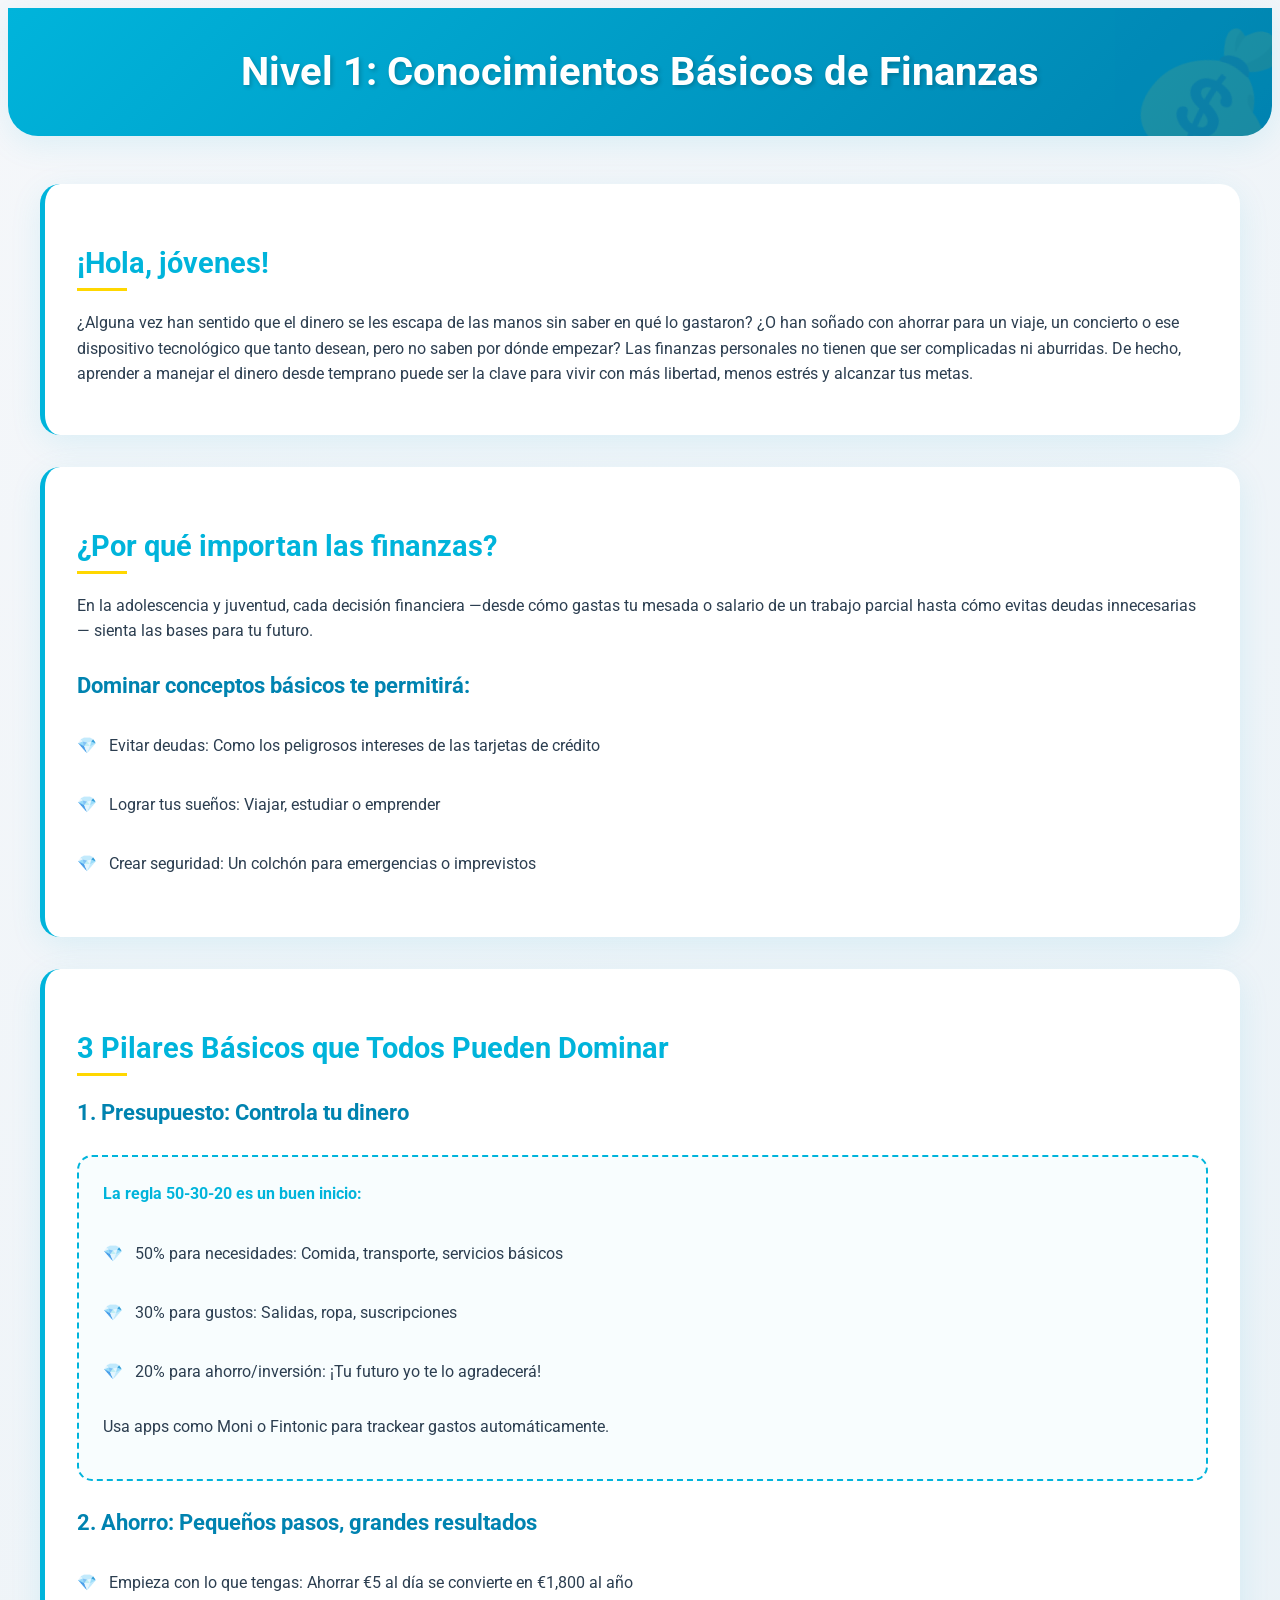
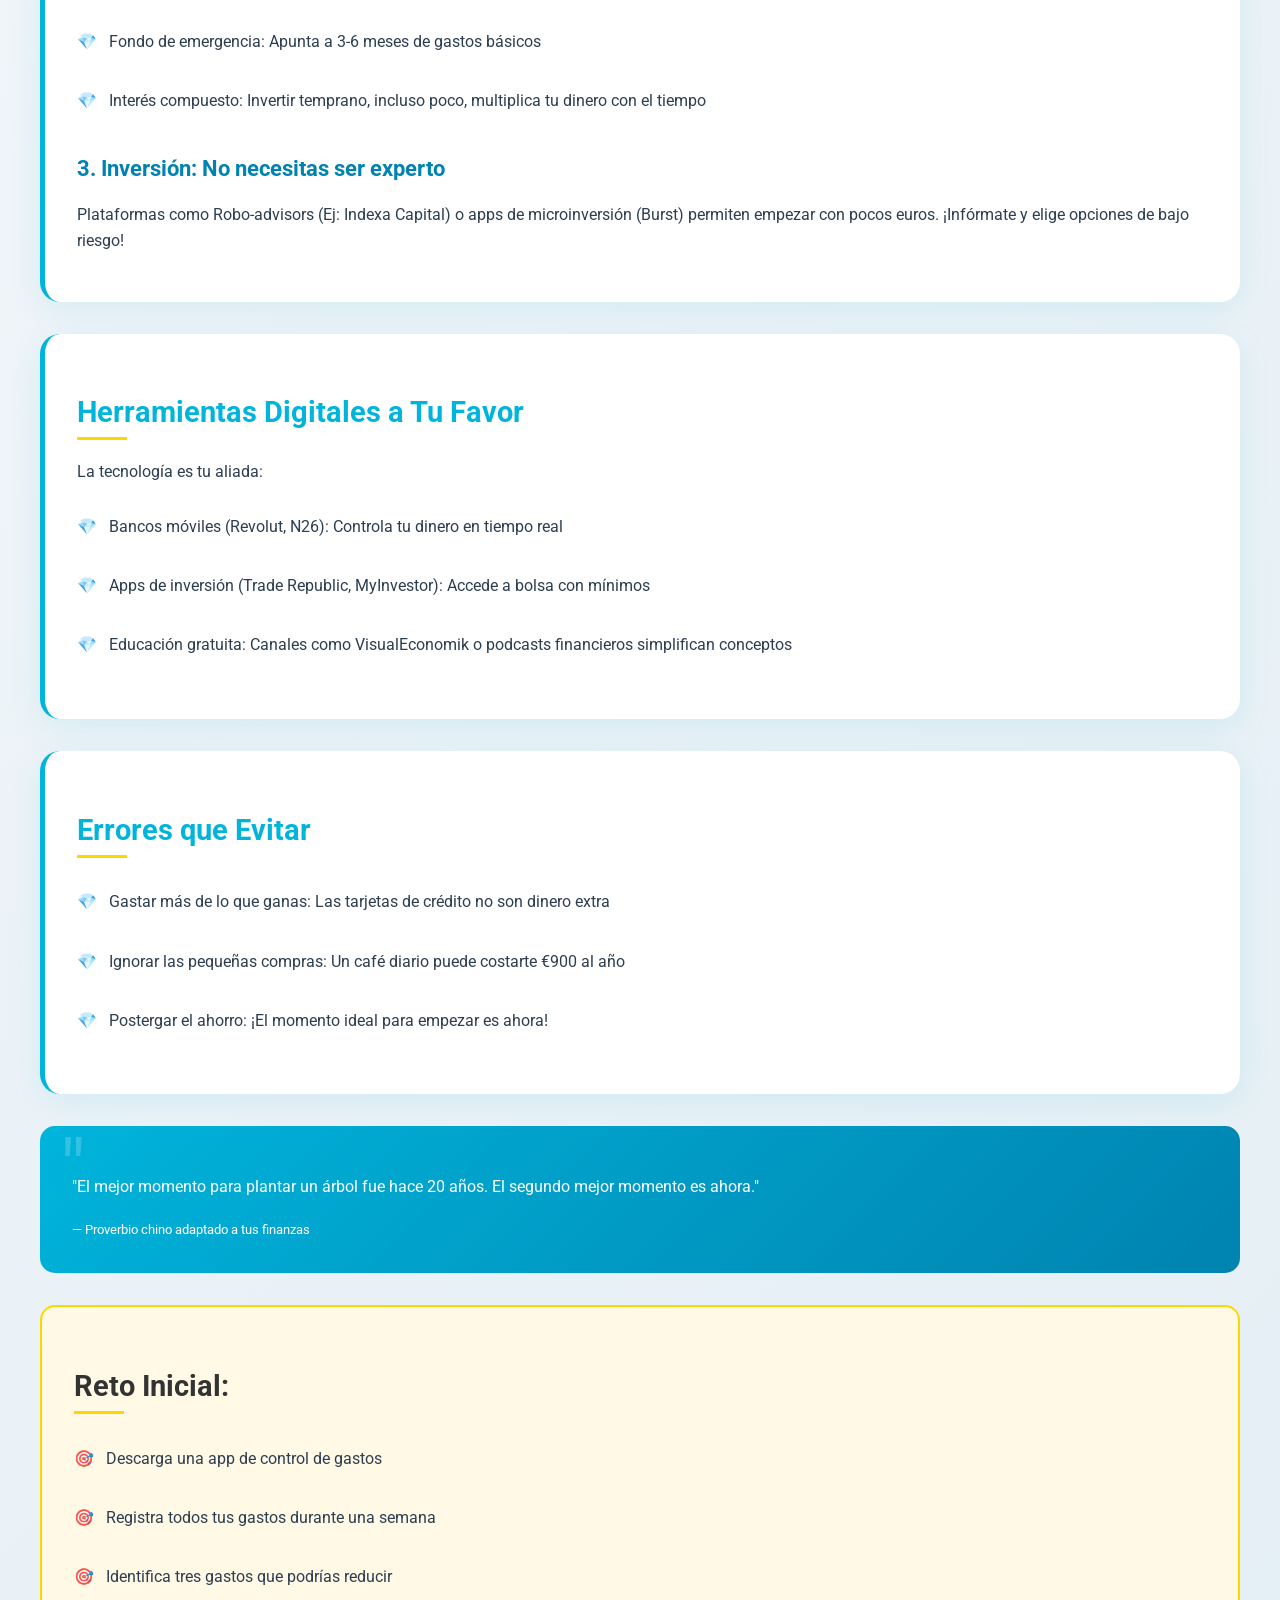
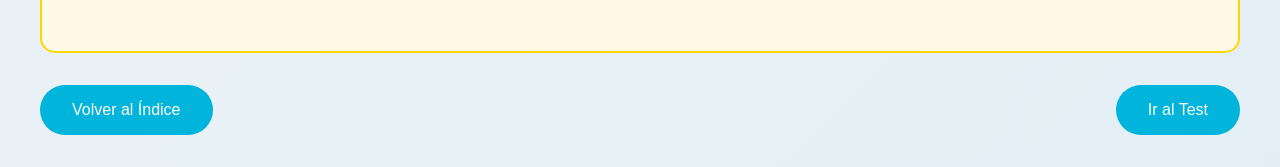
<file: EchoesOfTheForsaken/EchoesOfTheForsaken/as/levels/level1.html>
<!DOCTYPE html>
<html lang="es">
<head>
    <meta charset="UTF-8">
    <meta name="viewport" content="width=device-width, initial-scale=1.0">
    <title>Nivel 1: Conocimientos Básicos de Finanzas</title>
    <link href="https://fonts.googleapis.com/css2?family=Roboto:wght@400;500;700&display=swap" rel="stylesheet">
    <style>
        :root {
            --level1-primary: #00B4DB;
            --level1-secondary: #0083B0;
            --level1-accent: #FFD700;
            --level1-success: #4CAF50;
            --money-green: #2ECC71;
            --bg-gradient: linear-gradient(135deg, #F5F7FA 0%, #E4EfF5 100%);
            --card-shadow: 0 8px 32px rgba(0, 180, 219, 0.1);
        }

        body {
            background: var(--bg-gradient);
            font-family: 'Roboto', sans-serif;
            line-height: 1.6;
            color: #2C3E50;
        }

        /* Header Styling */
        header {
            background: linear-gradient(135deg, var(--level1-primary), var(--level1-secondary));
            padding: 2rem;
            color: white;
            text-align: center;
            border-radius: 0 0 30px 30px;
            margin-bottom: 3rem;
            box-shadow: var(--card-shadow);
            position: relative;
            overflow: hidden;
        }

        header::before {
            content: '💰';
            position: absolute;
            font-size: 8rem;
            opacity: 0.1;
            right: -20px;
            top: -20px;
            transform: rotate(15deg);
        }

        header h1 {
            font-size: 2.5rem;
            margin: 0;
            text-shadow: 2px 2px 4px rgba(0, 0, 0, 0.2);
        }

        /* Container Styling */
        .container {
            max-width: 1200px;
            margin: 0 auto;
            padding: 0 2rem;
        }

        /* Section Styling */
        .section {
            background: white;
            border-radius: 20px;
            padding: 2rem;
            margin-bottom: 2rem;
            box-shadow: var(--card-shadow);
            border-left: 5px solid var(--level1-primary);
            transition: transform 0.3s ease;
        }

        .section:hover {
            transform: translateY(-5px);
        }

        /* Headings */
        h2 {
            color: var(--level1-primary);
            font-size: 1.8rem;
            margin-bottom: 1.5rem;
            position: relative;
        }

        h2::after {
            content: '';
            position: absolute;
            bottom: -5px;
            left: 0;
            width: 50px;
            height: 3px;
            background: var(--level1-accent);
            transition: width 0.3s ease;
        }

        .section:hover h2::after {
            width: 100px;
        }

        h3 {
            color: var(--level1-secondary);
            font-size: 1.4rem;
            margin: 1.5rem 0 1rem;
        }

        /* Lists */
        ul {
            list-style: none;
            padding: 0;
        }

        li {
            padding: 0.8rem 0;
            margin-bottom: 0.5rem;
            padding-left: 2rem;
            position: relative;
        }

        li::before {
            content: '💎';
            position: absolute;
            left: 0;
            opacity: 0.8;
        }

        /* Example Box */
        .example {
            background: #F8FDFE;
            border: 2px dashed var(--level1-primary);
            border-radius: 15px;
            padding: 1.5rem;
            margin: 1.5rem 0;
        }

        .example h4 {
            color: var(--level1-primary);
            margin-top: 0;
        }

        /* Quote */
        .quote {
            background: linear-gradient(135deg, var(--level1-primary), var(--level1-secondary));
            color: white;
            padding: 2rem;
            border-radius: 15px;
            margin: 2rem 0;
            position: relative;
        }

        .quote::before {
            content: '"';
            position: absolute;
            top: -20px;
            left: 20px;
            font-size: 5rem;
            color: rgba(255, 255, 255, 0.2);
        }

        /* Challenge Section */
        .challenge {
            background: #FFF9E6;
            border: 2px solid var(--level1-accent);
            border-radius: 15px;
            padding: 2rem;
            margin: 2rem 0;
        }

        .challenge h2 {
            color: #333;
        }

        .challenge li::before {
            content: '🎯';
        }

        /* Navigation Buttons */
        .navigation-buttons {
            display: flex;
            justify-content: space-between;
            gap: 1rem;
            margin: 2rem 0;
        }

        .button {
            background: var(--level1-primary);
            color: white;
            border: none;
            padding: 1rem 2rem;
            border-radius: 50px;
            cursor: pointer;
            font-size: 1rem;
            transition: all 0.3s ease;
        }

        .button:hover {
            background: var(--level1-secondary);
            transform: translateY(-2px);
            box-shadow: 0 5px 15px rgba(0, 180, 219, 0.3);
        }

        /* Responsive Design */
        @media (max-width: 768px) {
            header {
                padding: 1.5rem;
                border-radius: 0 0 20px 20px;
            }

            header h1 {
                font-size: 2rem;
            }

            .container {
                padding: 0 1rem;
            }

            .section {
                padding: 1.5rem;
            }

            .navigation-buttons {
                flex-direction: column;
            }

            .button {
                width: 100%;
            }
        }
    </style>
</head>
<body>
    <header>
        <h1>Nivel 1: Conocimientos Básicos de Finanzas</h1>
    </header>
    <div class="container">
        <div class="section">
            <h2>¡Hola, jóvenes!</h2>
            <p>¿Alguna vez han sentido que el dinero se les escapa de las manos sin saber en qué lo gastaron? ¿O han soñado con ahorrar para un viaje, un concierto o ese dispositivo tecnológico que tanto desean, pero no saben por dónde empezar? Las finanzas personales no tienen que ser complicadas ni aburridas. De hecho, aprender a manejar el dinero desde temprano puede ser la clave para vivir con más libertad, menos estrés y alcanzar tus metas.</p>
        </div>

        <div class="section">
            <h2>¿Por qué importan las finanzas?</h2>
            <p>En la adolescencia y juventud, cada decisión financiera —desde cómo gastas tu mesada o salario de un trabajo parcial hasta cómo evitas deudas innecesarias— sienta las bases para tu futuro.</p>
            <h3>Dominar conceptos básicos te permitirá:</h3>
            <ul>
                <li>Evitar deudas: Como los peligrosos intereses de las tarjetas de crédito</li>
                <li>Lograr tus sueños: Viajar, estudiar o emprender</li>
                <li>Crear seguridad: Un colchón para emergencias o imprevistos</li>
            </ul>
        </div>

        <div class="section">
            <h2>3 Pilares Básicos que Todos Pueden Dominar</h2>
            
            <h3>1. Presupuesto: Controla tu dinero</h3>
            <div class="example">
                <h4>La regla 50-30-20 es un buen inicio:</h4>
                <ul>
                    <li>50% para necesidades: Comida, transporte, servicios básicos</li>
                    <li>30% para gustos: Salidas, ropa, suscripciones</li>
                    <li>20% para ahorro/inversión: ¡Tu futuro yo te lo agradecerá!</li>
                </ul>
                <p>Usa apps como Moni o Fintonic para trackear gastos automáticamente.</p>
            </div>

            <h3>2. Ahorro: Pequeños pasos, grandes resultados</h3>
            <ul>
                <li>Empieza con lo que tengas: Ahorrar €5 al día se convierte en €1,800 al año</li>
                <li>Fondo de emergencia: Apunta a 3-6 meses de gastos básicos</li>
                <li>Interés compuesto: Invertir temprano, incluso poco, multiplica tu dinero con el tiempo</li>
            </ul>

            <h3>3. Inversión: No necesitas ser experto</h3>
            <p>Plataformas como Robo-advisors (Ej: Indexa Capital) o apps de microinversión (Burst) permiten empezar con pocos euros. ¡Infórmate y elige opciones de bajo riesgo!</p>
        </div>

        <div class="section">
            <h2>Herramientas Digitales a Tu Favor</h2>
            <p>La tecnología es tu aliada:</p>
            <ul>
                <li>Bancos móviles (Revolut, N26): Controla tu dinero en tiempo real</li>
                <li>Apps de inversión (Trade Republic, MyInvestor): Accede a bolsa con mínimos</li>
                <li>Educación gratuita: Canales como VisualEconomik o podcasts financieros simplifican conceptos</li>
            </ul>
        </div>

        <div class="section">
            <h2>Errores que Evitar</h2>
            <ul>
                <li>Gastar más de lo que ganas: Las tarjetas de crédito no son dinero extra</li>
                <li>Ignorar las pequeñas compras: Un café diario puede costarte €900 al año</li>
                <li>Postergar el ahorro: ¡El momento ideal para empezar es ahora!</li>
            </ul>
        </div>

        <div class="quote">
            <p>"El mejor momento para plantar un árbol fue hace 20 años. El segundo mejor momento es ahora."</p>
            <small>— Proverbio chino adaptado a tus finanzas</small>
        </div>

        <div class="challenge">
            <h2>Reto Inicial:</h2>
            <ul>
                <li>Descarga una app de control de gastos</li>
                <li>Registra todos tus gastos durante una semana</li>
                <li>Identifica tres gastos que podrías reducir</li>
            </ul>
        </div>

        <div class="navigation-buttons">
            <a href="../index.html"><button class="button">Volver al Índice</button></a>
            <a href="../tests/test1.html"><button class="button">Ir al Test</button></a>
        </div>
    </div>
</body>
</html>
</file>
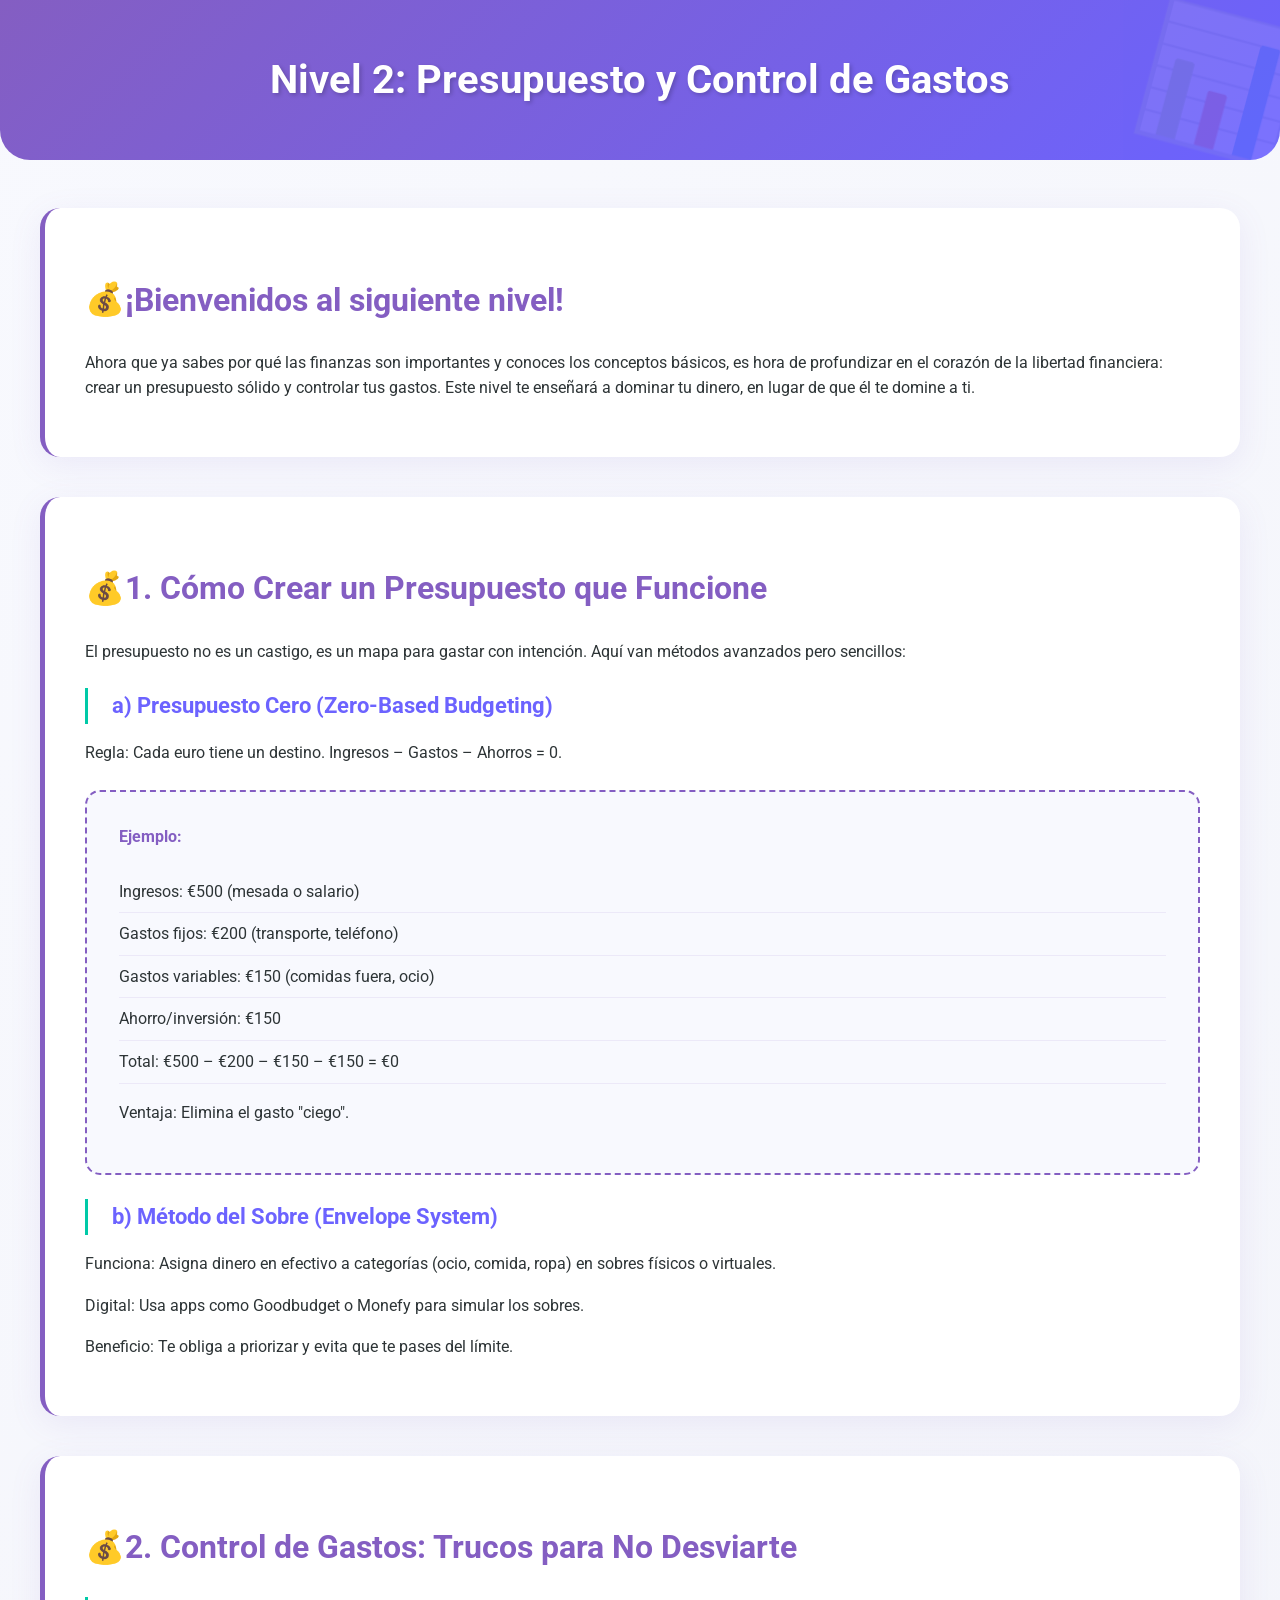
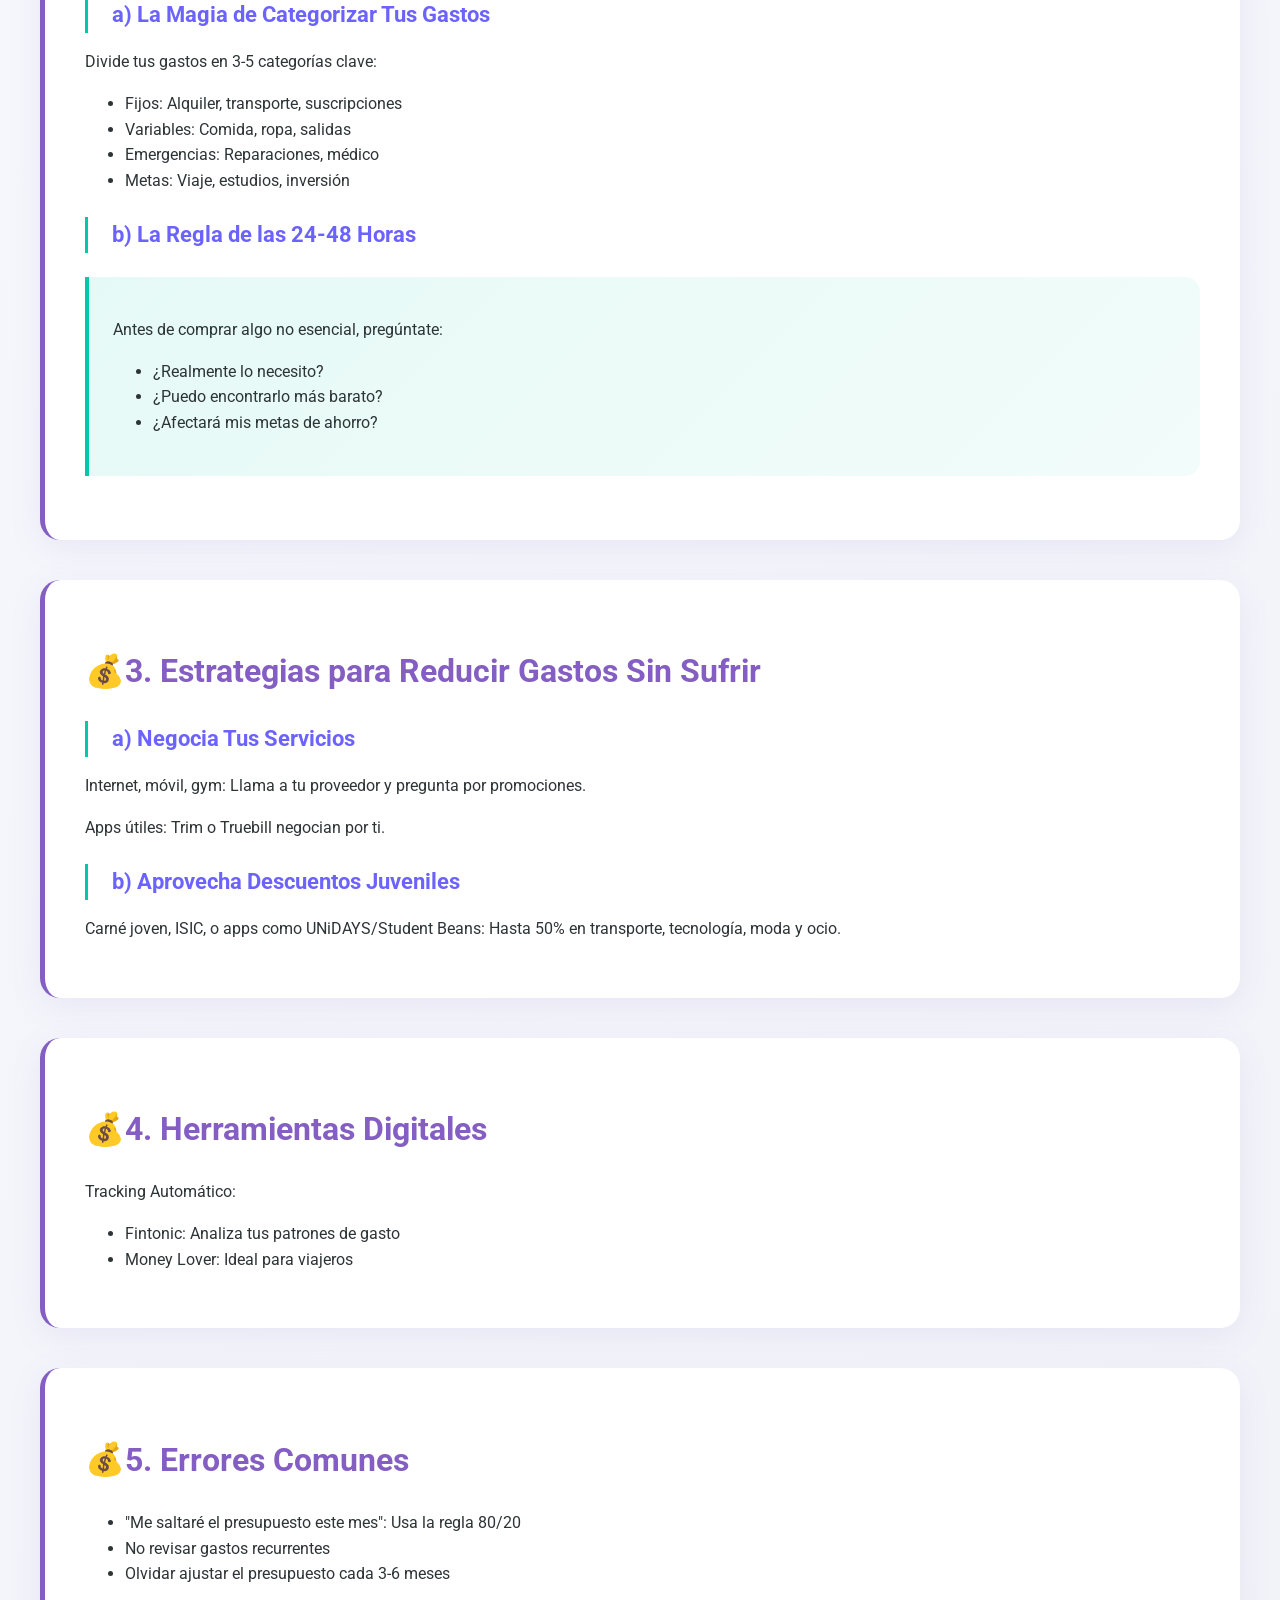
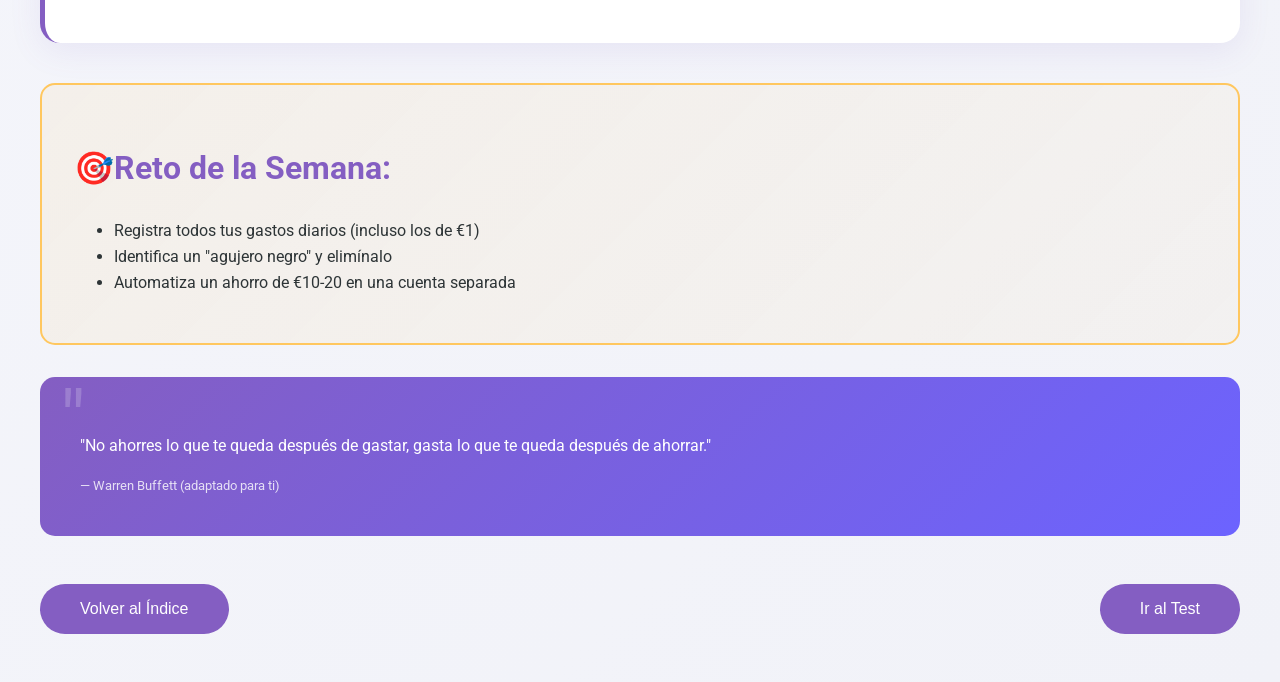
<file: EchoesOfTheForsaken/EchoesOfTheForsaken/as/levels/level2.html>
<!DOCTYPE html>
<html lang="es">
<head>
    <meta charset="UTF-8">
    <meta name="viewport" content="width=device-width, initial-scale=1.0">
    <title>Nivel 2: Presupuesto y Control de Gastos</title>
    <link href="https://fonts.googleapis.com/css2?family=Roboto:wght@400;500;700&display=swap" rel="stylesheet">
    <style>
        :root {
            --level2-primary: #845EC2;
            --level2-secondary: #6C63FF;
            --level2-accent: #00C9A7;
            --level2-warning: #FFC75F;
            --level2-danger: #FF8066;
            --bg-gradient: linear-gradient(135deg, #F8F9FE 0%, #F1F2F8 100%);
            --card-shadow: 0 8px 32px rgba(132, 94, 194, 0.1);
        }

        body {
            background: var(--bg-gradient);
            font-family: 'Roboto', sans-serif;
            line-height: 1.6;
            color: #2D3436;
            margin: 0;
            padding: 0;
        }

        /* Header Styling */
        header {
            background: linear-gradient(135deg, var(--level2-primary), var(--level2-secondary));
            padding: 3rem 2rem;
            color: white;
            text-align: center;
            border-radius: 0 0 30px 30px;
            margin-bottom: 3rem;
            position: relative;
            overflow: hidden;
        }

        header::before {
            content: '📊';
            position: absolute;
            font-size: 8rem;
            opacity: 0.1;
            right: -20px;
            top: -20px;
            transform: rotate(15deg);
        }

        header h1 {
            font-size: 2.5rem;
            margin: 0;
            text-shadow: 2px 2px 4px rgba(0, 0, 0, 0.2);
        }

        /* Container Layout */
        .container {
            max-width: 1200px;
            margin: 0 auto;
            padding: 0 2rem;
        }

        /* Section Styling */
        .section {
            background: white;
            border-radius: 20px;
            padding: 2.5rem;
            margin-bottom: 2.5rem;
            box-shadow: var(--card-shadow);
            border-left: 5px solid var(--level2-primary);
            transition: transform 0.3s ease, box-shadow 0.3s ease;
        }

        .section:hover {
            transform: translateY(-5px);
            box-shadow: 0 12px 40px rgba(132, 94, 194, 0.15);
        }

        /* Headings */
        h2 {
            color: var(--level2-primary);
            font-size: 2rem;
            margin-bottom: 1.5rem;
            position: relative;
            padding-left: 2.5rem;
        }

        h2::before {
            content: '💰';
            position: absolute;
            left: 0;
            top: 50%;
            transform: translateY(-50%);
        }

        h3 {
            color: var(--level2-secondary);
            font-size: 1.4rem;
            margin: 1.5rem 0 1rem;
            padding-left: 1.5rem;
            border-left: 3px solid var(--level2-accent);
        }

        /* Example Box */
        .example {
            background: #F8F9FE;
            border: 2px dashed var(--level2-primary);
            border-radius: 15px;
            padding: 2rem;
            margin: 1.5rem 0;
        }

        .example h4 {
            color: var(--level2-primary);
            margin-top: 0;
        }

        .example ul {
            list-style: none;
            padding-left: 0;
        }

        .example li {
            padding: 0.5rem 0;
            border-bottom: 1px solid rgba(132, 94, 194, 0.1);
        }

        /* Tip Box */
        .tip {
            background: linear-gradient(135deg, rgba(0, 201, 167, 0.1), rgba(0, 201, 167, 0.05));
            border-left: 4px solid var(--level2-accent);
            padding: 1.5rem;
            margin: 1.5rem 0;
            border-radius: 0 15px 15px 0;
        }

        /* Challenge Section */
        .challenge {
            background: linear-gradient(135deg, rgba(255, 199, 95, 0.1), rgba(255, 199, 95, 0.05));
            border: 2px solid var(--level2-warning);
            border-radius: 15px;
            padding: 2rem;
            margin: 2rem 0;
        }

        .challenge h2::before {
            content: '🎯';
        }

        /* Quote Styling */
        .quote {
            background: linear-gradient(135deg, var(--level2-primary), var(--level2-secondary));
            color: white;
            padding: 2.5rem;
            border-radius: 15px;
            margin: 2rem 0;
            position: relative;
        }

        .quote::before {
            content: '"';
            position: absolute;
            top: -20px;
            left: 20px;
            font-size: 5rem;
            color: rgba(255, 255, 255, 0.2);
        }

        .quote small {
            display: block;
            margin-top: 1rem;
            opacity: 0.8;
        }

        /* Navigation Buttons */
        .navigation-buttons {
            display: flex;
            justify-content: space-between;
            gap: 1.5rem;
            margin: 3rem 0;
        }

        .button {
            background: var(--level2-primary);
            color: white;
            border: none;
            padding: 1rem 2.5rem;
            border-radius: 50px;
            cursor: pointer;
            font-size: 1rem;
            transition: all 0.3s ease;
            text-decoration: none;
        }

        .button:hover {
            background: var(--level2-secondary);
            transform: translateY(-2px);
            box-shadow: 0 5px 15px rgba(132, 94, 194, 0.3);
        }

        /* Responsive Design */
        @media (max-width: 768px) {
            header {
                padding: 2rem;
            }

            header h1 {
                font-size: 2rem;
            }

            .container {
                padding: 0 1rem;
            }

            .section {
                padding: 1.5rem;
            }

            .navigation-buttons {
                flex-direction: column;
            }

            .button {
                width: 100%;
                text-align: center;
            }
        }
    </style>
</head>
<body>
    <header>
        <h1>Nivel 2: Presupuesto y Control de Gastos</h1>
    </header>
    <div class="container">
        <div class="section">
            <h2>¡Bienvenidos al siguiente nivel!</h2>
            <p>Ahora que ya sabes por qué las finanzas son importantes y conoces los conceptos básicos, es hora de profundizar en el corazón de la libertad financiera: crear un presupuesto sólido y controlar tus gastos. Este nivel te enseñará a dominar tu dinero, en lugar de que él te domine a ti.</p>
        </div>

        <div class="section">
            <h2>1. Cómo Crear un Presupuesto que Funcione</h2>
            <p>El presupuesto no es un castigo, es un mapa para gastar con intención. Aquí van métodos avanzados pero sencillos:</p>

            <h3>a) Presupuesto Cero (Zero-Based Budgeting)</h3>
            <p>Regla: Cada euro tiene un destino. Ingresos – Gastos – Ahorros = 0.</p>
            <div class="example">
                <h4>Ejemplo:</h4>
                <ul>
                    <li>Ingresos: €500 (mesada o salario)</li>
                    <li>Gastos fijos: €200 (transporte, teléfono)</li>
                    <li>Gastos variables: €150 (comidas fuera, ocio)</li>
                    <li>Ahorro/inversión: €150</li>
                    <li>Total: €500 – €200 – €150 – €150 = €0</li>
                </ul>
                <p>Ventaja: Elimina el gasto "ciego".</p>
            </div>

            <h3>b) Método del Sobre (Envelope System)</h3>
            <p>Funciona: Asigna dinero en efectivo a categorías (ocio, comida, ropa) en sobres físicos o virtuales.</p>
            <p>Digital: Usa apps como Goodbudget o Monefy para simular los sobres.</p>
            <p>Beneficio: Te obliga a priorizar y evita que te pases del límite.</p>
        </div>

        <div class="section">
            <h2>2. Control de Gastos: Trucos para No Desviarte</h2>
            <h3>a) La Magia de Categorizar Tus Gastos</h3>
            <p>Divide tus gastos en 3-5 categorías clave:</p>
            <ul>
                <li>Fijos: Alquiler, transporte, suscripciones</li>
                <li>Variables: Comida, ropa, salidas</li>
                <li>Emergencias: Reparaciones, médico</li>
                <li>Metas: Viaje, estudios, inversión</li>
            </ul>

            <h3>b) La Regla de las 24-48 Horas</h3>
            <div class="tip">
                <p>Antes de comprar algo no esencial, pregúntate:</p>
                <ul>
                    <li>¿Realmente lo necesito?</li>
                    <li>¿Puedo encontrarlo más barato?</li>
                    <li>¿Afectará mis metas de ahorro?</li>
                </ul>
            </div>
        </div>

        <div class="section">
            <h2>3. Estrategias para Reducir Gastos Sin Sufrir</h2>
            <h3>a) Negocia Tus Servicios</h3>
            <p>Internet, móvil, gym: Llama a tu proveedor y pregunta por promociones.</p>
            <p>Apps útiles: Trim o Truebill negocian por ti.</p>

            <h3>b) Aprovecha Descuentos Juveniles</h3>
            <p>Carné joven, ISIC, o apps como UNiDAYS/Student Beans: Hasta 50% en transporte, tecnología, moda y ocio.</p>
        </div>

        <div class="section">
            <h2>4. Herramientas Digitales</h2>
            <p>Tracking Automático:</p>
            <ul>
                <li>Fintonic: Analiza tus patrones de gasto</li>
                <li>Money Lover: Ideal para viajeros</li>
            </ul>
        </div>

        <div class="section">
            <h2>5. Errores Comunes</h2>
            <ul>
                <li>"Me saltaré el presupuesto este mes": Usa la regla 80/20</li>
                <li>No revisar gastos recurrentes</li>
                <li>Olvidar ajustar el presupuesto cada 3-6 meses</li>
            </ul>
        </div>

        <div class="challenge">
            <h2>Reto de la Semana:</h2>
            <ul>
                <li>Registra todos tus gastos diarios (incluso los de €1)</li>
                <li>Identifica un "agujero negro" y elimínalo</li>
                <li>Automatiza un ahorro de €10-20 en una cuenta separada</li>
            </ul>
        </div>

        <div class="quote">
            <p>"No ahorres lo que te queda después de gastar, gasta lo que te queda después de ahorrar."</p>
            <small>— Warren Buffett (adaptado para ti)</small>
        </div>

        <div class="navigation-buttons">
            <a href="../index.html"><button class="button">Volver al Índice</button></a>
            <a href="../tests/test2.html"><button class="button">Ir al Test</button></a>
        </div>
    </div>
</body>
</html>
</file>
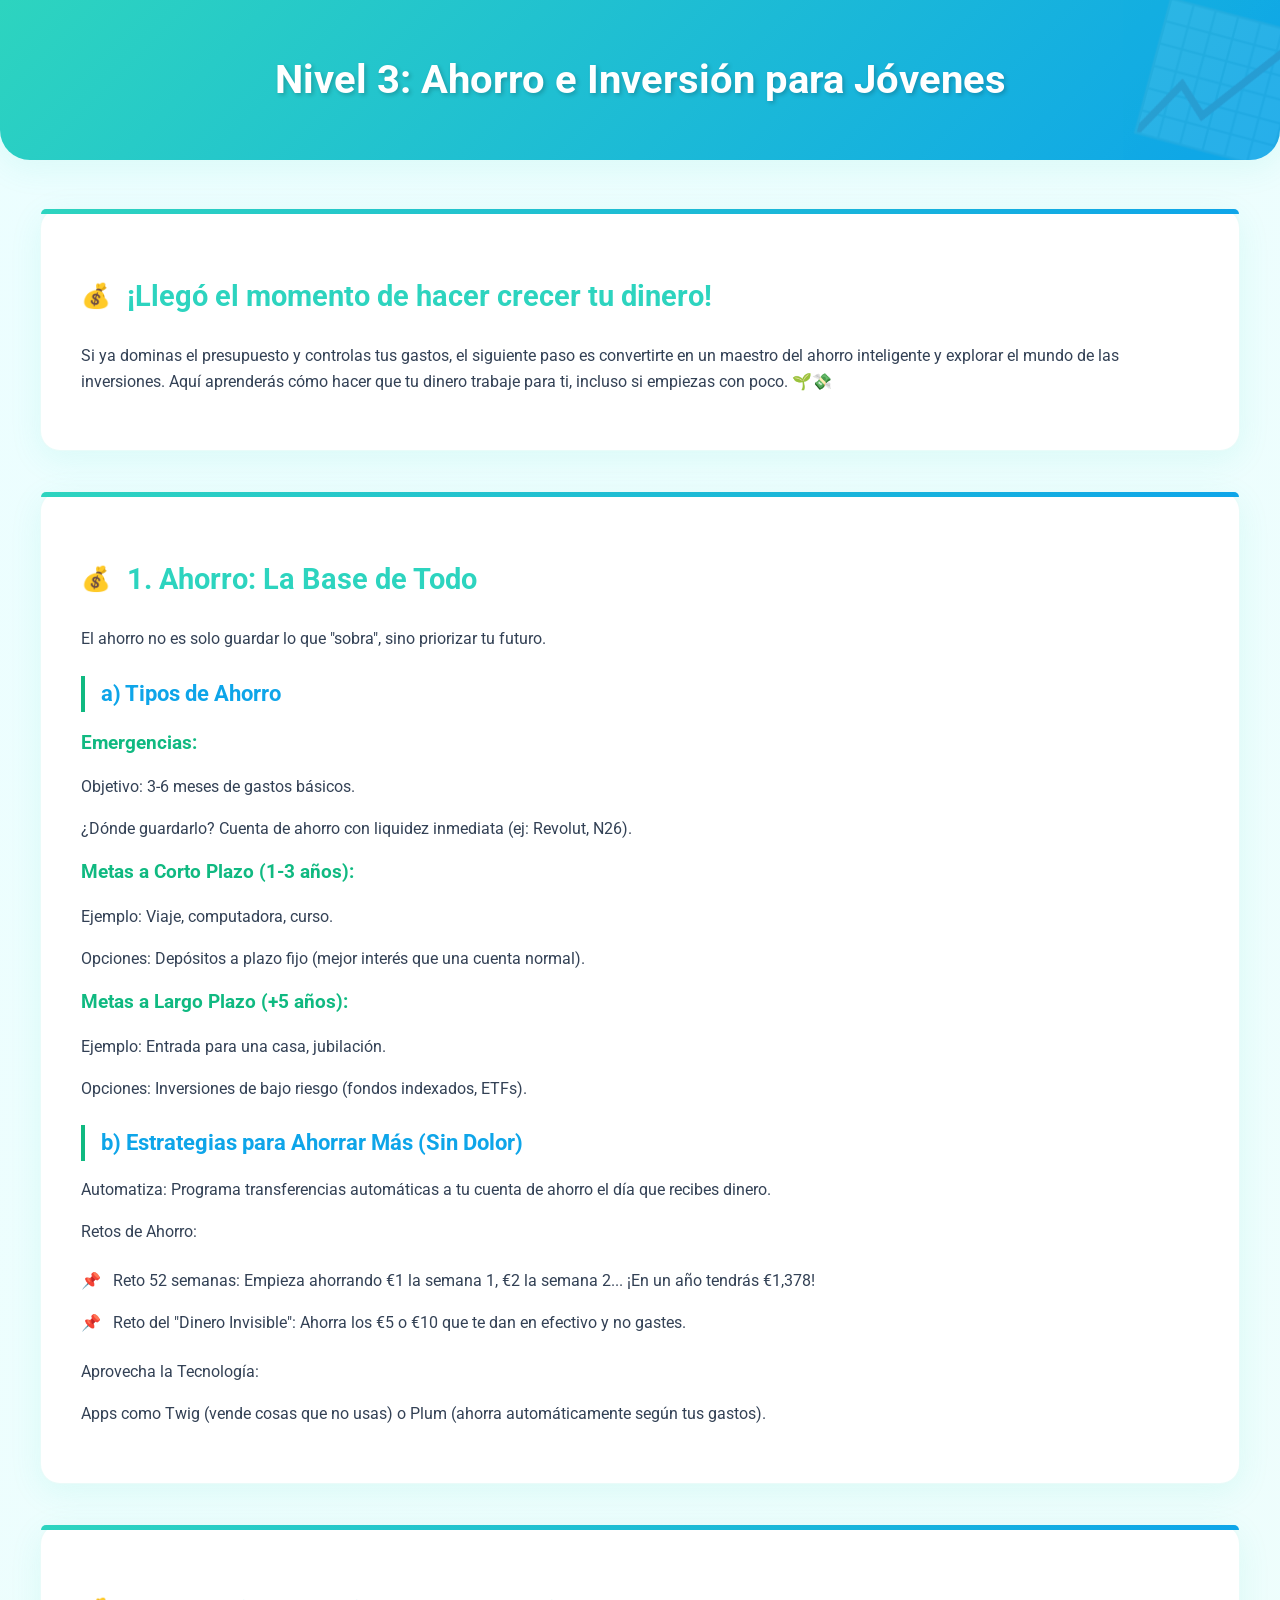
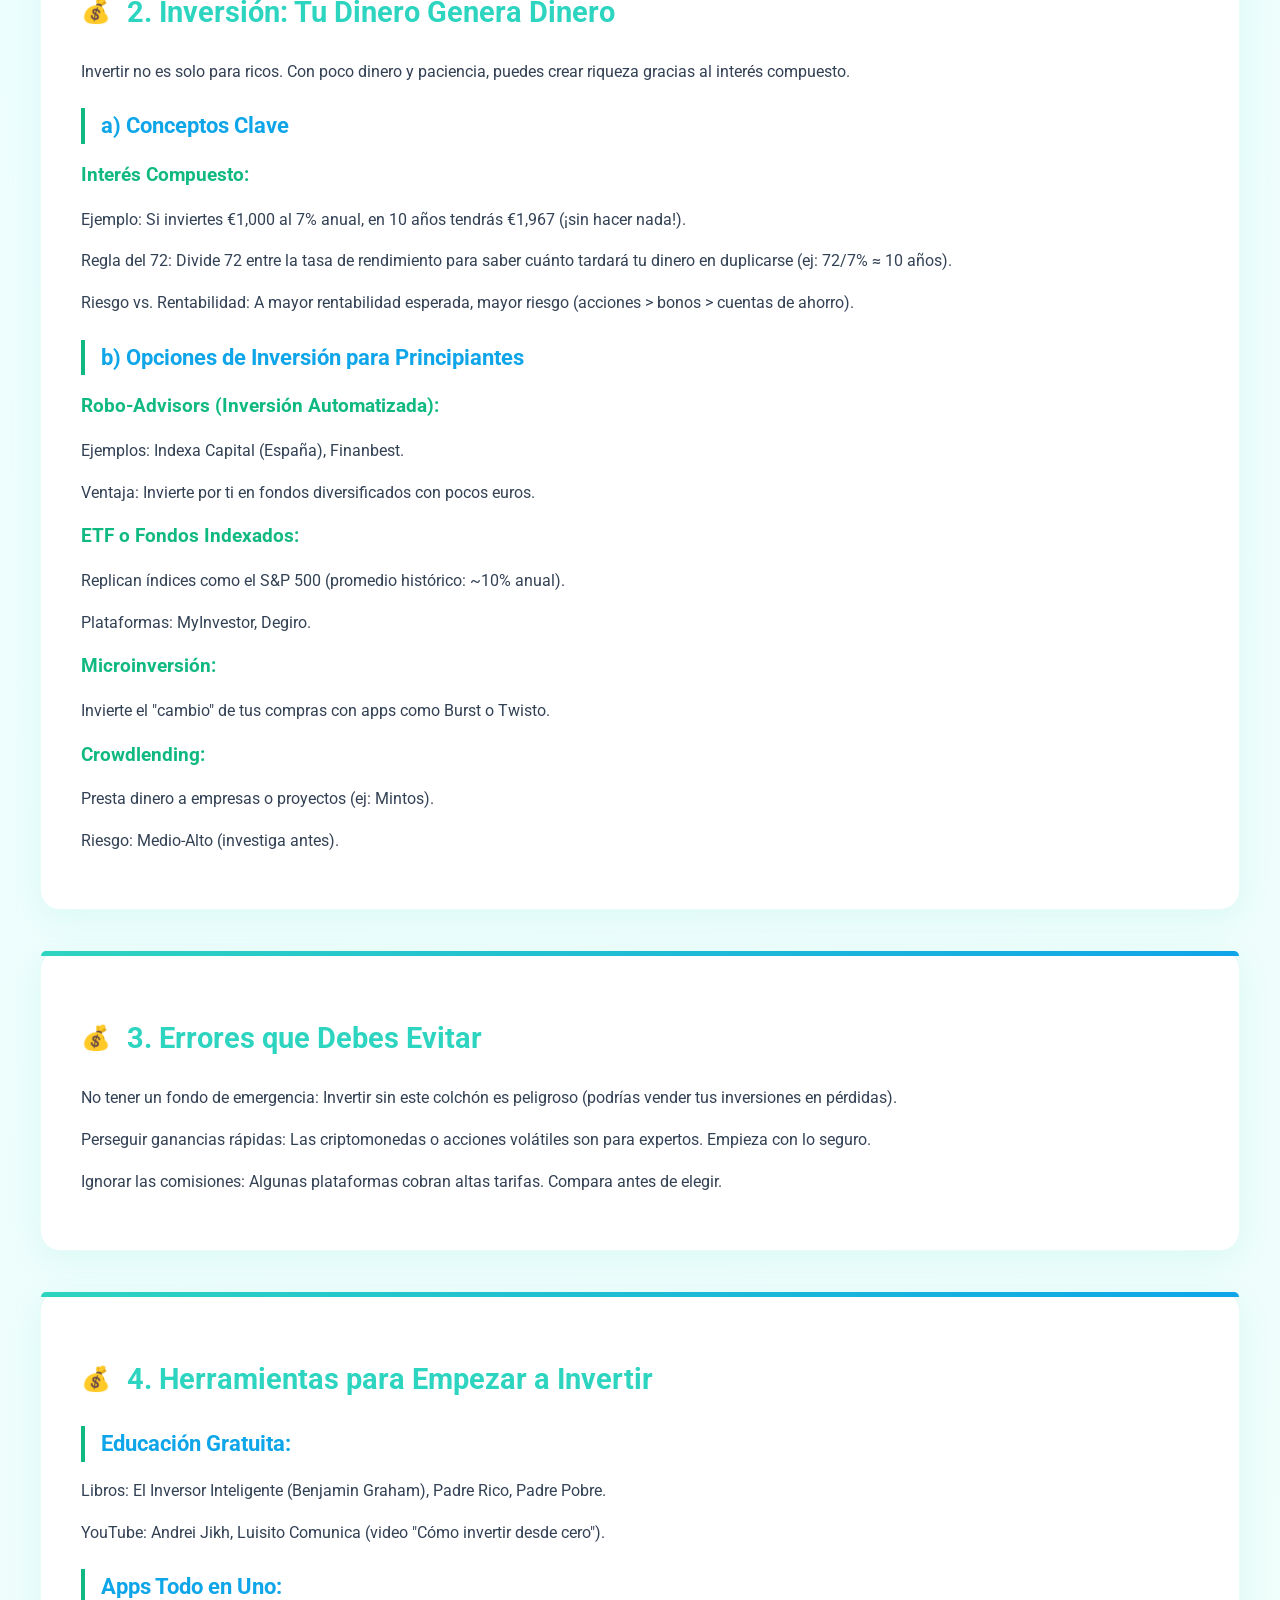
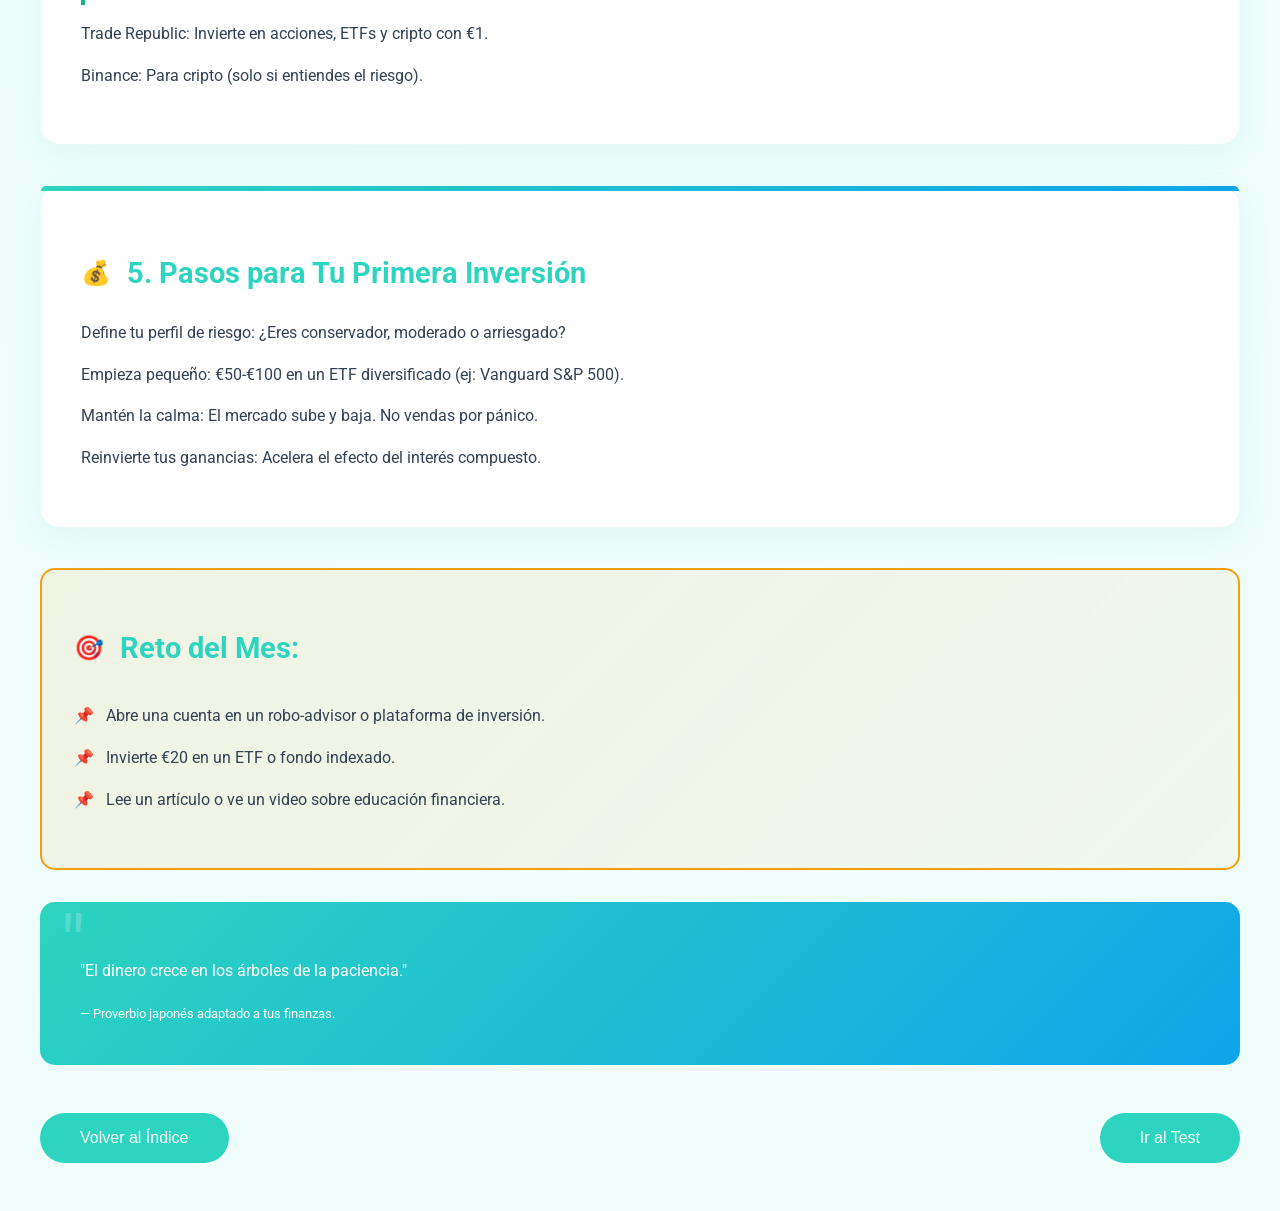
<file: EchoesOfTheForsaken/EchoesOfTheForsaken/as/levels/level3.html>
<!DOCTYPE html>
<html lang="es">
<head>
    <meta charset="UTF-8">
    <meta name="viewport" content="width=device-width, initial-scale=1.0">
    <title>Nivel 3: Ahorro e Inversiones</title>
    <link href="https://fonts.googleapis.com/css2?family=Roboto:wght@400;500;700&display=swap" rel="stylesheet">
    <style>
        :root {
            --level3-primary: #2DD4BF;
            --level3-secondary: #0EA5E9;
            --level3-accent: #10B981;
            --level3-warning: #F59E0B;
            --level3-profit: #22C55E;
            --level3-loss: #EF4444;
            --bg-gradient: linear-gradient(135deg, #ECFEFF 0%, #F0FDFA 100%);
            --card-shadow: 0 8px 32px rgba(45, 212, 191, 0.1);
        }

        body {
            background: var(--bg-gradient);
            font-family: 'Roboto', sans-serif;
            line-height: 1.6;
            color: #334155;
            margin: 0;
            padding: 0;
        }

        /* Header Design */
        header {
            background: linear-gradient(135deg, var(--level3-primary), var(--level3-secondary));
            padding: 3rem 2rem;
            color: white;
            text-align: center;
            position: relative;
            overflow: hidden;
            margin-bottom: 3rem;
            border-radius: 0 0 30px 30px;
            box-shadow: var(--card-shadow);
        }

        header::before {
            content: '📈';
            position: absolute;
            font-size: 8rem;
            opacity: 0.1;
            right: -20px;
            top: -20px;
            transform: rotate(15deg);
        }

        header h1 {
            font-size: 2.5rem;
            margin: 0;
            text-shadow: 2px 2px 4px rgba(0, 0, 0, 0.2);
            animation: slideIn 0.5s ease-out;
        }

        /* Container and Sections */
        .container {
            max-width: 1200px;
            margin: 0 auto;
            padding: 0 2rem;
        }

        .section {
            background: white;
            border-radius: 20px;
            padding: 2.5rem;
            margin-bottom: 2.5rem;
            box-shadow: var(--card-shadow);
            transition: transform 0.3s ease, box-shadow 0.3s ease;
            border: 1px solid rgba(45, 212, 191, 0.1);
            position: relative;
        }

        .section::before {
            content: '';
            position: absolute;
            top: 0;
            left: 0;
            width: 100%;
            height: 5px;
            background: linear-gradient(90deg, var(--level3-primary), var(--level3-secondary));
            border-radius: 20px 20px 0 0;
        }

        .section:hover {
            transform: translateY(-5px);
            box-shadow: 0 12px 40px rgba(45, 212, 191, 0.15);
        }

        /* Typography */
        h2 {
            color: var(--level3-primary);
            font-size: 1.8rem;
            margin-bottom: 1.5rem;
            display: flex;
            align-items: center;
            gap: 1rem;
        }

        h2::before {
            content: '💰';
            font-size: 1.5rem;
        }

        h3 {
            color: var(--level3-secondary);
            font-size: 1.4rem;
            margin: 1.5rem 0 1rem;
            border-left: 4px solid var(--level3-accent);
            padding-left: 1rem;
        }

        h4 {
            color: var(--level3-accent);
            font-size: 1.2rem;
            margin: 1rem 0;
        }

        /* Lists */
        ul {
            list-style: none;
            padding-left: 0;
        }

        ul li {
            padding: 0.5rem 0 0.5rem 2rem;
            position: relative;
        }

        ul li::before {
            content: '📌';
            position: absolute;
            left: 0;
        }

        /* Investment Tips */
        .tip {
            background: linear-gradient(135deg, rgba(16, 185, 129, 0.1), rgba(45, 212, 191, 0.05));
            border-left: 4px solid var(--level3-accent);
            padding: 1.5rem;
            margin: 1.5rem 0;
            border-radius: 0 15px 15px 0;
        }

        /* Challenge Section */
        .challenge {
            background: linear-gradient(135deg, rgba(245, 158, 11, 0.1), rgba(245, 158, 11, 0.05));
            border: 2px solid var(--level3-warning);
            border-radius: 15px;
            padding: 2rem;
            margin: 2rem 0;
        }

        .challenge h2::before {
            content: '🎯';
        }

        /* Quote Box */
        .quote {
            background: linear-gradient(135deg, var(--level3-primary), var(--level3-secondary));
            color: white;
            padding: 2.5rem;
            border-radius: 15px;
            margin: 2rem 0;
            position: relative;
        }

        .quote::before {
            content: '"';
            position: absolute;
            top: -20px;
            left: 20px;
            font-size: 5rem;
            color: rgba(255, 255, 255, 0.2);
        }

        /* Navigation */
        .navigation-buttons {
            display: flex;
            justify-content: space-between;
            gap: 1.5rem;
            margin: 3rem 0;
        }

        .button {
            background: var(--level3-primary);
            color: white;
            border: none;
            padding: 1rem 2.5rem;
            border-radius: 50px;
            cursor: pointer;
            font-size: 1rem;
            transition: all 0.3s ease;
            text-decoration: none;
        }

        .button:hover {
            background: var(--level3-secondary);
            transform: translateY(-2px);
            box-shadow: 0 5px 15px rgba(45, 212, 191, 0.3);
        }

        /* Animations */
        @keyframes slideIn {
            from {
                opacity: 0;
                transform: translateY(-20px);
            }
            to {
                opacity: 1;
                transform: translateY(0);
            }
        }

        /* Responsive Design */
        @media (max-width: 768px) {
            header {
                padding: 2rem;
            }

            header h1 {
                font-size: 2rem;
            }

            .container {
                padding: 0 1rem;
            }

            .section {
                padding: 1.5rem;
            }

            .navigation-buttons {
                flex-direction: column;
            }

            .button {
                width: 100%;
                text-align: center;
            }
        }
    </style>
</head>
<body>
    <header>
        <h1>Nivel 3: Ahorro e Inversión para Jóvenes</h1>
    </header>
    <div class="container">
        <div class="section">
            <h2>¡Llegó el momento de hacer crecer tu dinero!</h2>
            <p>Si ya dominas el presupuesto y controlas tus gastos, el siguiente paso es convertirte en un maestro del ahorro inteligente y explorar el mundo de las inversiones. Aquí aprenderás cómo hacer que tu dinero trabaje para ti, incluso si empiezas con poco. 🌱💸</p>
        </div>

        <div class="section">
            <h2>1. Ahorro: La Base de Todo</h2>
            <p>El ahorro no es solo guardar lo que "sobra", sino priorizar tu futuro.</p>

            <h3>a) Tipos de Ahorro</h3>
            <h4>Emergencias:</h4>
            <p>Objetivo: 3-6 meses de gastos básicos.</p>
            <p>¿Dónde guardarlo? Cuenta de ahorro con liquidez inmediata (ej: Revolut, N26).</p>

            <h4>Metas a Corto Plazo (1-3 años):</h4>
            <p>Ejemplo: Viaje, computadora, curso.</p>
            <p>Opciones: Depósitos a plazo fijo (mejor interés que una cuenta normal).</p>

            <h4>Metas a Largo Plazo (+5 años):</h4>
            <p>Ejemplo: Entrada para una casa, jubilación.</p>
            <p>Opciones: Inversiones de bajo riesgo (fondos indexados, ETFs).</p>

            <h3>b) Estrategias para Ahorrar Más (Sin Dolor)</h3>
            <p>Automatiza: Programa transferencias automáticas a tu cuenta de ahorro el día que recibes dinero.</p>
            <p>Retos de Ahorro:</p>
            <ul>
                <li>Reto 52 semanas: Empieza ahorrando €1 la semana 1, €2 la semana 2... ¡En un año tendrás €1,378!</li>
                <li>Reto del "Dinero Invisible": Ahorra los €5 o €10 que te dan en efectivo y no gastes.</li>
            </ul>
            <p>Aprovecha la Tecnología:</p>
            <p>Apps como Twig (vende cosas que no usas) o Plum (ahorra automáticamente según tus gastos).</p>
        </div>

        <div class="section">
            <h2>2. Inversión: Tu Dinero Genera Dinero</h2>
            <p>Invertir no es solo para ricos. Con poco dinero y paciencia, puedes crear riqueza gracias al interés compuesto.</p>

            <h3>a) Conceptos Clave</h3>
            <h4>Interés Compuesto:</h4>
            <p>Ejemplo: Si inviertes €1,000 al 7% anual, en 10 años tendrás €1,967 (¡sin hacer nada!).</p>
            <p>Regla del 72: Divide 72 entre la tasa de rendimiento para saber cuánto tardará tu dinero en duplicarse (ej: 72/7% ≈ 10 años).</p>
            <p>Riesgo vs. Rentabilidad: A mayor rentabilidad esperada, mayor riesgo (acciones > bonos > cuentas de ahorro).</p>

            <h3>b) Opciones de Inversión para Principiantes</h3>
            <h4>Robo-Advisors (Inversión Automatizada):</h4>
            <p>Ejemplos: Indexa Capital (España), Finanbest.</p>
            <p>Ventaja: Invierte por ti en fondos diversificados con pocos euros.</p>
            <h4>ETF o Fondos Indexados:</h4>
            <p>Replican índices como el S&P 500 (promedio histórico: ~10% anual).</p>
            <p>Plataformas: MyInvestor, Degiro.</p>
            <h4>Microinversión:</h4>
            <p>Invierte el "cambio" de tus compras con apps como Burst o Twisto.</p>
            <h4>Crowdlending:</h4>
            <p>Presta dinero a empresas o proyectos (ej: Mintos).</p>
            <p>Riesgo: Medio-Alto (investiga antes).</p>
        </div>

        <div class="section">
            <h2>3. Errores que Debes Evitar</h2>
            <p>No tener un fondo de emergencia: Invertir sin este colchón es peligroso (podrías vender tus inversiones en pérdidas).</p>
            <p>Perseguir ganancias rápidas: Las criptomonedas o acciones volátiles son para expertos. Empieza con lo seguro.</p>
            <p>Ignorar las comisiones: Algunas plataformas cobran altas tarifas. Compara antes de elegir.</p>
        </div>

        <div class="section">
            <h2>4. Herramientas para Empezar a Invertir</h2>
            <h3>Educación Gratuita:</h3>
            <p>Libros: El Inversor Inteligente (Benjamin Graham), Padre Rico, Padre Pobre.</p>
            <p>YouTube: Andrei Jikh, Luisito Comunica (video "Cómo invertir desde cero").</p>

            <h3>Apps Todo en Uno:</h3>
            <p>Trade Republic: Invierte en acciones, ETFs y cripto con €1.</p>
            <p>Binance: Para cripto (solo si entiendes el riesgo).</p>
        </div>

        <div class="section">
            <h2>5. Pasos para Tu Primera Inversión</h2>
            <p>Define tu perfil de riesgo: ¿Eres conservador, moderado o arriesgado?</p>
            <p>Empieza pequeño: €50-€100 en un ETF diversificado (ej: Vanguard S&P 500).</p>
            <p>Mantén la calma: El mercado sube y baja. No vendas por pánico.</p>
            <p>Reinvierte tus ganancias: Acelera el efecto del interés compuesto.</p>
        </div>

        <div class="challenge">
            <h2>Reto del Mes:</h2>
            <ul>
                <li>Abre una cuenta en un robo-advisor o plataforma de inversión.</li>
                <li>Invierte €20 en un ETF o fondo indexado.</li>
                <li>Lee un artículo o ve un video sobre educación financiera.</li>
            </ul>
        </div>

        <div class="quote">
            <p>"El dinero crece en los árboles de la paciencia."</p>
            <small>— Proverbio japonés adaptado a tus finanzas.</small>
        </div>

        <div class="navigation-buttons">
            <a href="../index.html"><button class="button">Volver al Índice</button></a>
            <a href="../tests/test3.html"><button class="button">Ir al Test</button></a>
        </div>
    </div>
</body>
</html>
</file>
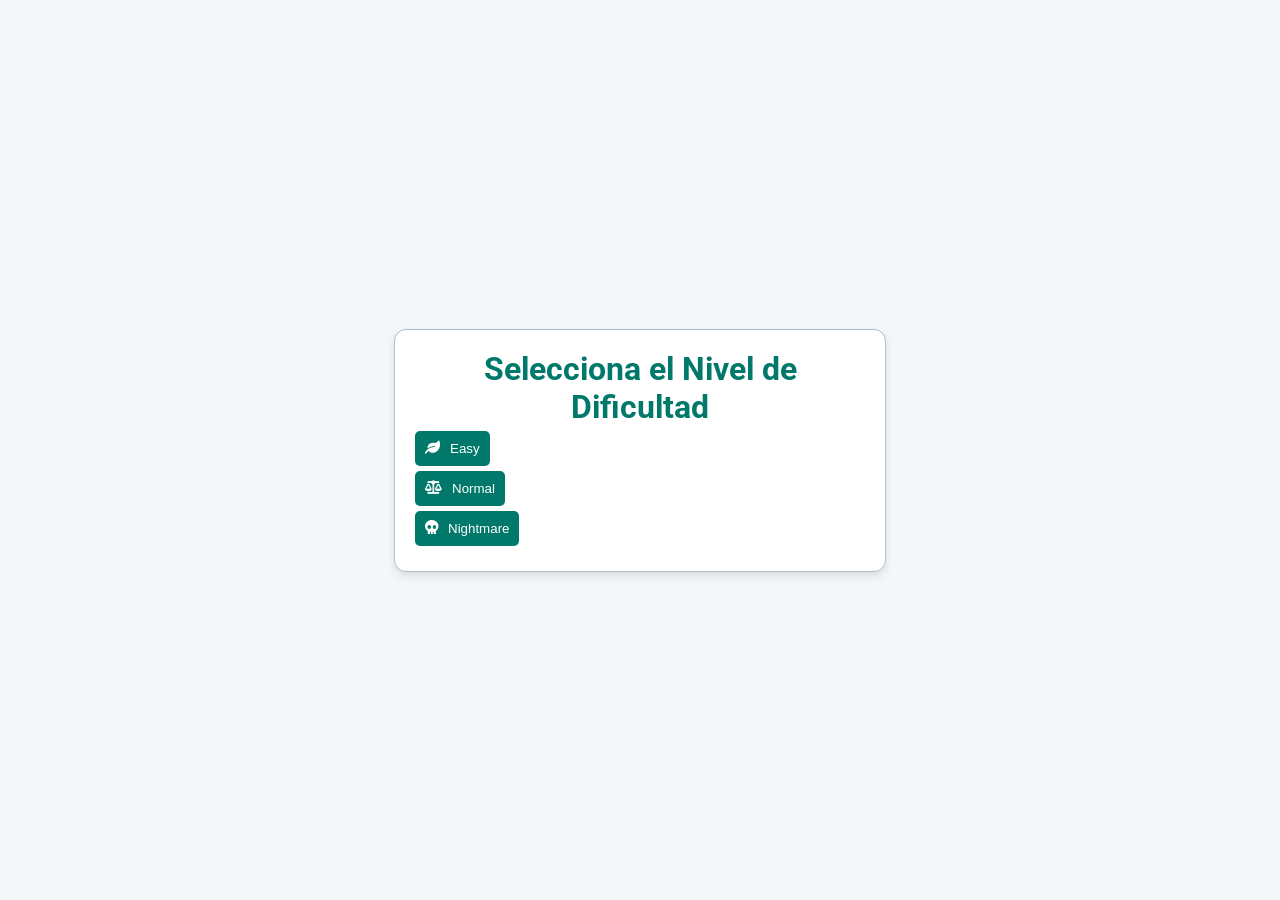
<file: EchoesOfTheForsaken/EchoesOfTheForsaken/as/levels/level4.html>
<!DOCTYPE html>
<html lang="es">
<head>
    <meta charset="UTF-8">
    <meta name="viewport" content="width=device-width, initial-scale=1.0">
    <title>Finanzas Tycoon 2D</title>
    <link href="https://fonts.googleapis.com/css2?family=Roboto:wght@400;500;700&display=swap" rel="stylesheet">
    <link rel="stylesheet" href="https://cdnjs.cloudflare.com/ajax/libs/font-awesome/5.15.4/css/all.min.css">
    <style>
        :root {
            --primary-color: #00796b;
            --secondary-color: #004d40;
            --accent-color: #4caf50;
            --background-color: #f4f7fa;
            --text-color: #333;
            --modal-background: #ffffff;
            --modal-border: #b0bec5;
            --notification-background: #333;
            --notification-text: #fff;
            --button-background: #00796b;
            --button-hover: #004d40;
            --progress-background: #cfd8dc;
            --progress-bar: #4caf50;
            --box-shadow: 0 4px 8px rgba(0, 0, 0, 0.1);
        }

        body {
            font-family: 'Roboto', sans-serif;
            margin: 0;
            background-color: var(--background-color);
            color: var(--text-color);
            display: flex;
            flex-direction: column;
            align-items: center;
            justify-content: center;
            height: 100vh;
            overflow: hidden;
        }

        #game-container, #level-selection {
            background-color: var(--modal-background);
            border: 1px solid var(--modal-border);
            padding: 20px;
            border-radius: 12px;
            box-shadow: var(--box-shadow);
            width: 450px;
            transition: transform 0.3s ease;
            position: relative;
            overflow: hidden;
        }

        #game-container {
            display: none;
        }

        h1, h3 {
            margin: 0;
            padding: 0;
            color: var(--primary-color);
            text-align: center;
        }

        #business-list {
            margin-top: 20px;
        }

        .business {
            margin-bottom: 10px;
        }

        #progress-bar {
            width: 100%;
            background-color: var(--progress-background);
            margin-top: 20px;
            border-radius: 10px;
            overflow: hidden;
        }

        #progress {
            width: 0;
            height: 20px;
            background-color: var(--progress-bar);
            transition: width 0.5s ease;
        }

        .investment-option, .shop-item, .job-option, .level-option {
            margin: 5px 0;
            padding: 10px;
            background-color: var(--button-background);
            color: #ffffff;
            border: none;
            border-radius: 5px;
            cursor: pointer;
            transition: background-color 0.3s ease, transform 0.3s ease;
            display: flex;
            align-items: center;
            justify-content: center;
            gap: 10px;
        }

        .investment-option:hover, .shop-item:hover, .job-option:hover, .level-option:hover {
            background-color: var(--button-hover);
            transform: translateY(-2px);
        }

        /* Modal styles */
        #ticket-modal {
            display: none;
            position: fixed;
            top: 50%;
            left: 50%;
            transform: translate(-50%, -50%);
            background-color: var(--modal-background);
            border: 2px solid var(--modal-border);
            padding: 20px;
            box-shadow: 0 4px 8px rgba(0, 0, 0, 0.2);
            width: 300px;
            z-index: 1000;
            text-align: center;
            border-radius: 10px;
        }

        #ticket-modal h2 {
            margin-top: 0;
            color: var(--primary-color);
        }

        #ticket-modal button {
            margin-top: 10px;
            padding: 5px 10px;
            background-color: var(--button-background);
            color: #ffffff;
            border: none;
            border-radius: 5px;
            cursor: pointer;
            transition: background-color 0.3s ease;
        }

        #ticket-modal button:hover {
            background-color: var(--button-hover);
        }

        /* Notification styles */
        #notification {
            display: none;
            position: fixed;
            bottom: 20px;
            right: 20px;
            background-color: var(--notification-background);
            color: var(--notification-text);
            padding: 15px;
            border-radius: 5px;
            box-shadow: 0 4px 8px rgba(0, 0, 0, 0.2);
            z-index: 1000;
            transition: opacity 0.5s ease;
        }

        /* Responsive Design */
        @media (max-width: 768px) {
            #game-container, #level-selection {
                width: 90%;
            }
        }
    </style>
</head>
<body>
    <div id="level-selection">
        <h1>Selecciona el Nivel de Dificultad</h1>
        <button class="level-option" onclick="selectLevel('easy')"><i class="fas fa-leaf"></i> Easy</button>
        <button class="level-option" onclick="selectLevel('normal')"><i class="fas fa-balance-scale"></i> Normal</button>
        <button class="level-option" onclick="selectLevel('nightmare')"><i class="fas fa-skull"></i> Nightmare</button>
    </div>

    <div id="game-container">
        <h1>Finanzas Tycoon 2D</h1>
        <p>Capital: $<span id="capital">1000</span></p>
        <p>Semana: <span id="week">1</span></p>
        <div id="job-options">
            <h3>Trabajos</h3>
            <button class="job-option" onclick="workJob('partTime')"><i class="fas fa-clock"></i> Trabajo a Medio Tiempo $200/semana</button>
            <button class="job-option" onclick="workJob('fullTime')"><i class="fas fa-briefcase"></i> Trabajo a Tiempo Completo $500/semana</button>
        </div>
        <div id="investment-options">
            <select id="company-select">
                <option value="TechCorp,0.15">TechCorp (15% riesgo)</option>
                <option value="GreenEnergy,0.2">GreenEnergy (20% riesgo)</option>
                <option value="RealEstateInc,0.25">RealEstateInc (25% riesgo)</option>
                <option value="HealthPlus,0.18">HealthPlus (18% riesgo)</option>
                <option value="Bonos,0.03">Bonos (3% riesgo)</option>
                <option value="Criptomonedas,0.5">Criptomonedas (50% riesgo)</option>
                <option value="RealEstate,0.2">Inmobiliaria (20% riesgo)</option>
            </select>
            <input type="number" id="investment-amount" placeholder="Monto a invertir" min="0">
            <button class="investment-option" onclick="investInSelectedCompany()"><i class="fas fa-chart-line"></i> Invertir en Empresa Seleccionada</button>
            <button class="investment-option" onclick="investInCourse('basic')"><i class="fas fa-book"></i> Curso Básico $500</button>
            <button class="investment-option" onclick="investInCourse('advanced')"><i class="fas fa-graduation-cap"></i> Curso Avanzado $800</button>
            <button class="investment-option" onclick="openSavingsAccount()"><i class="fas fa-piggy-bank"></i> Abrir Cuenta de Ahorros</button>
            <button class="investment-option" onclick="stockMarketChallenge()"><i class="fas fa-exchange-alt"></i> Desafío del Mercado de Valores</button>
        </div>
        <div id="shop">
            <h3>Tienda</h3>
            <button class="shop-item" onclick="buyItem('boost')"><i class="fas fa-rocket"></i> Mejora de Inversión $300</button>
            <button class="shop-item" onclick="buyItem('riskReduction')"><i class="fas fa-shield-alt"></i> Reducción de Riesgo $400</button>
            <button class="shop-item" onclick="buyItem('extraLife')"><i class="fas fa-heart"></i> Vida Extra $500</button>
        </div>
        <div id="business-list"></div>
        <div id="progress-bar">
            <div id="progress"></div>
        </div>
    </div>

    <!-- Ticket Modal -->
    <div id="ticket-modal">
        <h2>Resumen Semanal</h2>
        <p id="ticket-content"></p>
        <button onclick="closeTicket()">Cerrar</button>
    </div>

    <!-- Notification -->
    <div id="notification"></div>

    <script>
        let capital = 1000;
        let week = 1;
        const goal = 5000;
        let educationLevel = 1;
        let savings = 0;
        let investmentBoost = 0;
        let riskReduction = 0;
        let extraLife = 0;
        let weeklyIncome = 0;
        let stockDividends = 0;
        let taxRate = 0.15; // Default tax rate
        const savingsInterestRate = 0.02; // 2% interest rate

        const financialTips = [
            "Diversifica tus inversiones para reducir riesgos.",
            "Mantén un fondo de emergencia para imprevistos.",
            "Reinvierta sus ganancias para maximizar el crecimiento.",
            "Investiga antes de invertir en nuevas oportunidades."
        ];

        const quizQuestions = [
            {
                question: "¿Qué es el interés compuesto?",
                options: ["Interés sobre el capital inicial", "Interés sobre el capital y los intereses acumulados"],
                answer: 1
            },
            {
                question: "¿Qué significa diversificar?",
                options: ["Invertir en un solo activo", "Invertir en diferentes tipos de activos"],
                answer: 1
            },
            {
                question: "¿Qué es un fondo de emergencia?",
                options: ["Dinero para gastos inesperados", "Dinero para inversiones de alto riesgo"],
                answer: 0
            },
            {
                question: "¿Qué es la inflación?",
                options: ["Aumento del poder adquisitivo", "Aumento general de precios"],
                answer: 1
            },
            {
                question: "¿Qué es una deducción fiscal?",
                options: ["Reducción de impuestos", "Aumento de impuestos"],
                answer: 0
            }
        ];

        function selectLevel(level) {
            if (level === 'easy') {
                taxRate = 0.10; // Lower tax rate
                investmentBoost = 0.05; // Higher investment boost
            } else if (level === 'normal') {
                taxRate = 0.15; // Default tax rate
                investmentBoost = 0.03; // Default investment boost
            } else if (level === 'nightmare') {
                taxRate = 0.20; // Higher tax rate
                investmentBoost = 0.01; // Lower investment boost
            }
            document.getElementById('level-selection').style.display = 'none';
            document.getElementById('game-container').style.display = 'block';
        }

        function updateCapital(amount) {
            capital += amount;
            document.getElementById('capital').textContent = capital.toFixed(2);
            updateProgress();
        }

        function workJob(type) {
            if (type === 'partTime') {
                weeklyIncome = 200;
            } else if (type === 'fullTime') {
                weeklyIncome = 500;
            }
            showNotification(`Has elegido un trabajo con un ingreso de $${weeklyIncome.toFixed(2)} por semana.`);
        }

        function investInSelectedCompany() {
            const select = document.getElementById('company-select');
            const [companyName, risk] = select.value.split(',');
            const amountInput = document.getElementById('investment-amount').value;
            const amount = isNaN(parseFloat(amountInput)) ? 0 : parseFloat(amountInput);

            if (isNaN(amount) || amount <= 0) {
                showNotification("Por favor, introduce un monto válido para invertir.");
                return;
            }

            investInCompany(companyName, amount, parseFloat(risk));
        }

        function investInCompany(companyName, amount, risk) {
            if (capital < amount) {
                showNotification("No tienes suficiente capital para esta inversión.");
                return;
            }
            updateCapital(-amount);
            const adjustedRisk = Math.max(0, risk - riskReduction);
            const profit = Math.random() < adjustedRisk ? -amount : amount * (1 + (risk + investmentBoost) * educationLevel);
            if (companyName === "TechCorp" || companyName === "GreenEnergy") {
                stockDividends += amount * 0.01; // 1% dividend
            }
            setTimeout(() => {
                showNotification(`Resultado de la inversión en ${companyName}: ${profit >= 0 ? 'Ganancia' : 'Pérdida'} de $${Math.abs(profit).toFixed(2)}`);
                updateCapital(profit);
                showFinancialTip();
                askQuizQuestion();
                triggerRandomEvent();
                nextWeek();
            }, 1000);
        }

        function investInCourse(type) {
            let cost;
            let improvement;
            if (type === 'basic') {
                cost = 500;
                improvement = 0.1;
            } else if (type === 'advanced') {
                cost = 800;
                improvement = 0.2;
            }

            if (capital < cost) {
                showNotification("No tienes suficiente capital para este curso.");
                return;
            }
            updateCapital(-cost);
            educationLevel += improvement;
            showNotification(`Has completado un curso ${type}. Tus habilidades financieras han mejorado.`);
            nextWeek();
        }

        function openSavingsAccount() {
            const depositInput = prompt("¿Cuánto deseas depositar en tu cuenta de ahorros?");
            const deposit = isNaN(parseFloat(depositInput)) ? 0 : parseFloat(depositInput);
            if (isNaN(deposit) || deposit <= 0 || deposit > capital) {
                showNotification("Por favor, introduce un monto válido para depositar.");
                return;
            }
            savings += deposit;
            updateCapital(-deposit);
            showNotification(`Has depositado $${deposit.toFixed(2)} en tu cuenta de ahorros.`);
        }

        function stockMarketChallenge() {
            const decision = prompt("El mercado está volátil. ¿Deseas comprar (1) o vender (2) acciones?");
            if (decision === "1") {
                showNotification("Compraste acciones. Espera a ver cómo se comporta el mercado.");
                // Simulate market behavior
                setTimeout(() => {
                    const marketChange = Math.random() < 0.5 ? -0.1 : 0.1;
                    const changeAmount = capital * marketChange;
                    updateCapital(changeAmount);
                    showNotification(`El mercado ha cambiado. Tu capital ha ${marketChange > 0 ? 'aumentado' : 'disminuido'} en $${Math.abs(changeAmount).toFixed(2)}.`);
                }, 1000);
            } else if (decision === "2") {
                showNotification("Vendiste acciones. Espera a ver cómo se comporta el mercado.");
                // Simulate market behavior
                setTimeout(() => {
                    const marketChange = Math.random() < 0.5 ? -0.1 : 0.1;
                    const changeAmount = capital * marketChange;
                    updateCapital(changeAmount);
                    showNotification(`El mercado ha cambiado. Tu capital ha ${marketChange > 0 ? 'aumentado' : 'disminuido'} en $${Math.abs(changeAmount).toFixed(2)}.`);
                }, 1000);
            } else {
                showNotification("Decisión no válida.");
            }
        }

        function buyItem(item) {
            let cost;
            if (item === 'boost') {
                cost = 300;
                investmentBoost += 0.05;
                showNotification("Has comprado una Mejora de Inversión. Tus retornos aumentarán ligeramente.");
            } else if (item === 'riskReduction') {
                cost = 400;
                riskReduction += 0.05;
                showNotification("Has comprado una Reducción de Riesgo. Tus inversiones serán más seguras.");
                updateCompanyRisks();
            } else if (item === 'extraLife') {
                cost = 500;
                extraLife += 1;
                showNotification("Has comprado una Vida Extra. Puedes sobrevivir a una pérdida catastrófica.");
            }

            if (capital < cost) {
                showNotification("No tienes suficiente capital para esta compra.");
                return;
            }
            updateCapital(-cost);
        }

        function updateCompanyRisks() {
            const select = document.getElementById('company-select');
            const options = select.options;
            for (let i = 0; i < options.length; i++) {
                const [name, originalRisk] = options[i].value.split(',');
                const adjustedRisk = Math.max(0, parseFloat(originalRisk) - riskReduction);
                options[i].textContent = `${name} (${(adjustedRisk * 100).toFixed(0)}% riesgo)`;
                options[i].value = `${name},${adjustedRisk}`;
            }
        }

        function nextWeek() {
            week++;
            const income = weeklyIncome;
            const taxes = income * taxRate;
            const savingsInterest = savings * savingsInterestRate;
            updateCapital(income - taxes + savingsInterest + stockDividends);
            showTicket(income, savingsInterest, stockDividends, taxes);
            stockDividends = 0; // Reset dividends for the next week
            document.getElementById('week').textContent = week;
        }

        function showTicket(income, savingsInterest, stockDividends, taxes) {
            const ticketContent = `
                - Ingreso del trabajo: $${income.toFixed(2)}<br>
                - Intereses de ahorros: $${savingsInterest.toFixed(2)}<br>
                - Dividendos: $${stockDividends.toFixed(2)}<br>
                - Impuestos pagados: $${taxes.toFixed(2)}
            `;
            document.getElementById('ticket-content').innerHTML = ticketContent;
            document.getElementById('ticket-modal').style.display = 'block';
        }

        function closeTicket() {
            document.getElementById('ticket-modal').style.display = 'none';
        }

        function showNotification(message) {
            const notification = document.getElementById('notification');
            notification.textContent = message;
            notification.style.display = 'block';
            let start;
            function hideNotification(timestamp) {
                if (!start) start = timestamp;
                const elapsed = timestamp - start;
                if (elapsed < 20000) {
                    requestAnimationFrame(hideNotification);
                } else {
                    notification.style.display = 'none';
                }
            }
            requestAnimationFrame(hideNotification);
        }

        function updateProgress() {
            const progress = Math.min((capital / goal) * 100, 100);
            document.getElementById('progress').style.width = progress + '%';
        }

        function showFinancialTip() {
            const tip = financialTips[Math.floor(Math.random() * financialTips.length)];
            showNotification(`Consejo Financiero: ${tip}`);
        }

        function askQuizQuestion() {
            const question = quizQuestions[Math.floor(Math.random() * quizQuestions.length)];
            const userAnswer = prompt(`${question.question}\n1. ${question.options[0]}\n2. ${question.options[1]}`);
            if (parseInt(userAnswer) - 1 === question.answer) {
                showNotification("¡Correcto! Recibes un bono de $50.");
                updateCapital(50);
            } else {
                showNotification("Incorrecto. Intenta aprender más sobre este tema.");
            }
        }

        function triggerRandomEvent() {
            const events = [
                { description: "Crisis Económica: Todas las inversiones pierden un 20% de valor.", impact: -0.2 },
                { description: "Bonanza: Las inversiones en empresas tecnológicas aumentan un 30%.", impact: 0.3 },
                { description: "Nueva regulación prohíbe criptomonedas, reduciendo su valor.", impact: -0.5 }
            ];
            const event = events[Math.floor(Math.random() * events.length)];
            showNotification(`Evento Aleatorio: ${event.description}`);
            // Apply event impact to investments
        }
    </script>
</body>
</html>
</file>
